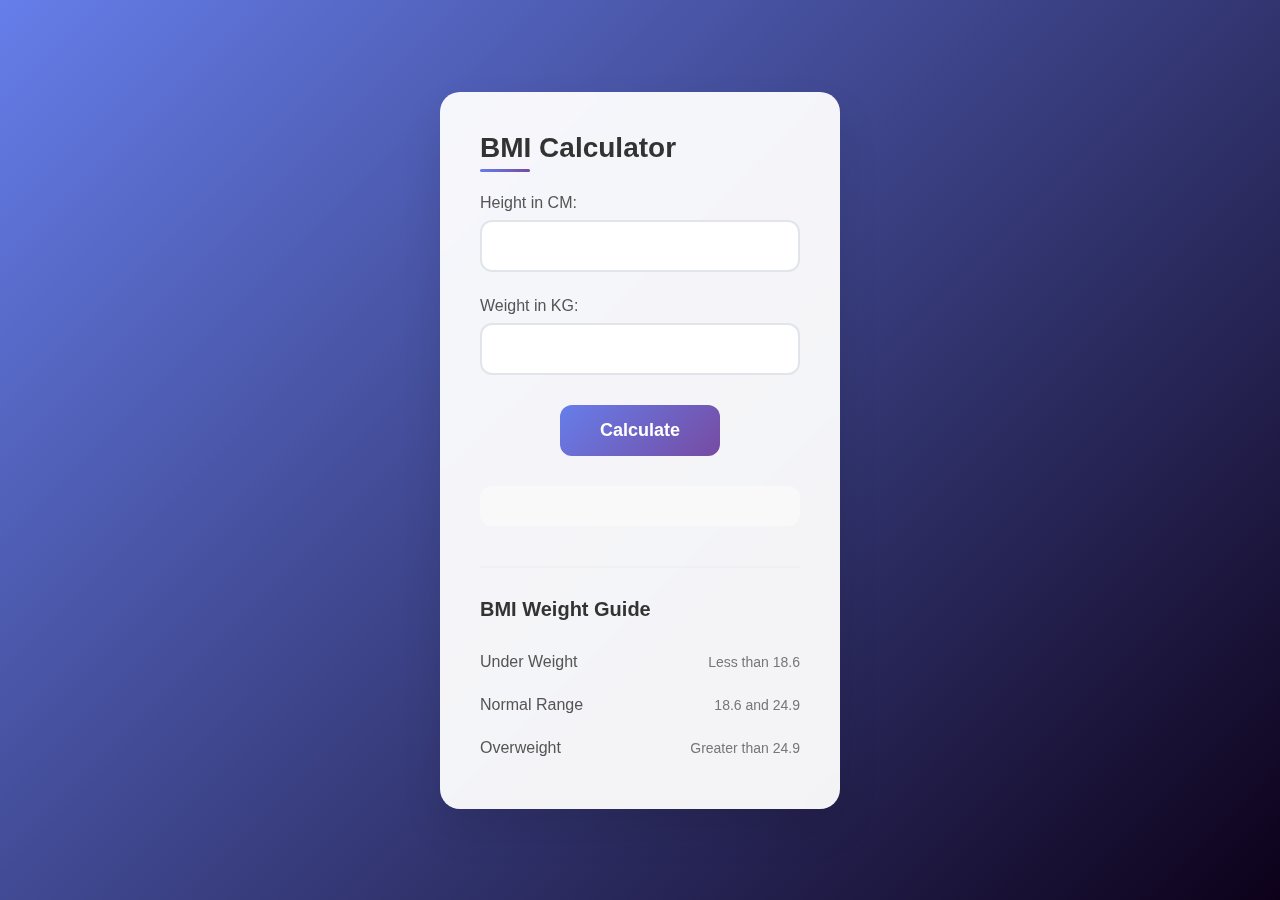
<file: bmiCalculator/index.html>
<!DOCTYPE html>
<html lang="en">
<head>
    <meta charset="UTF-8">
    <meta name="viewport" content="width=device-width, initial-scale=1.0">
    <title>BMI Calculator</title>
    <link rel="stylesheet" href="style.css">
    <script src="script.js" defer></script>
</head>
<body>
    <div class="calculator-container">
        <h1>BMI Calculator</h1>
 <form>    
        <div class="input-group">
            <label for="height">Height in CM:</label>
            <input type="text" id="height" name="height">
        </div>
        
        <div class="input-group">
            <label for="weight">Weight in KG:</label>
            <input type="text" id="weight" name="weight">
        </div>
        
        <button class="calculate-btn">Calculate</button>
        <div class="result"></div>
    </form>   
        
        <div class="weight-guide">
            <h2>BMI Weight Guide</h2>
            <div class="guide-item">
                <span class="guide-category">Under Weight</span>
                <span class="guide-range">Less than 18.6</span>
            </div>
            <div class="guide-item">
                <span class="guide-category">Normal Range</span>
                <span class="guide-range">18.6 and 24.9</span>
            </div>
            <div class="guide-item">
                <span class="guide-category">Overweight</span>
                <span class="guide-range">Greater than 24.9</span>
            </div>
        </div>
    </div>
</body>
</html>
</file>
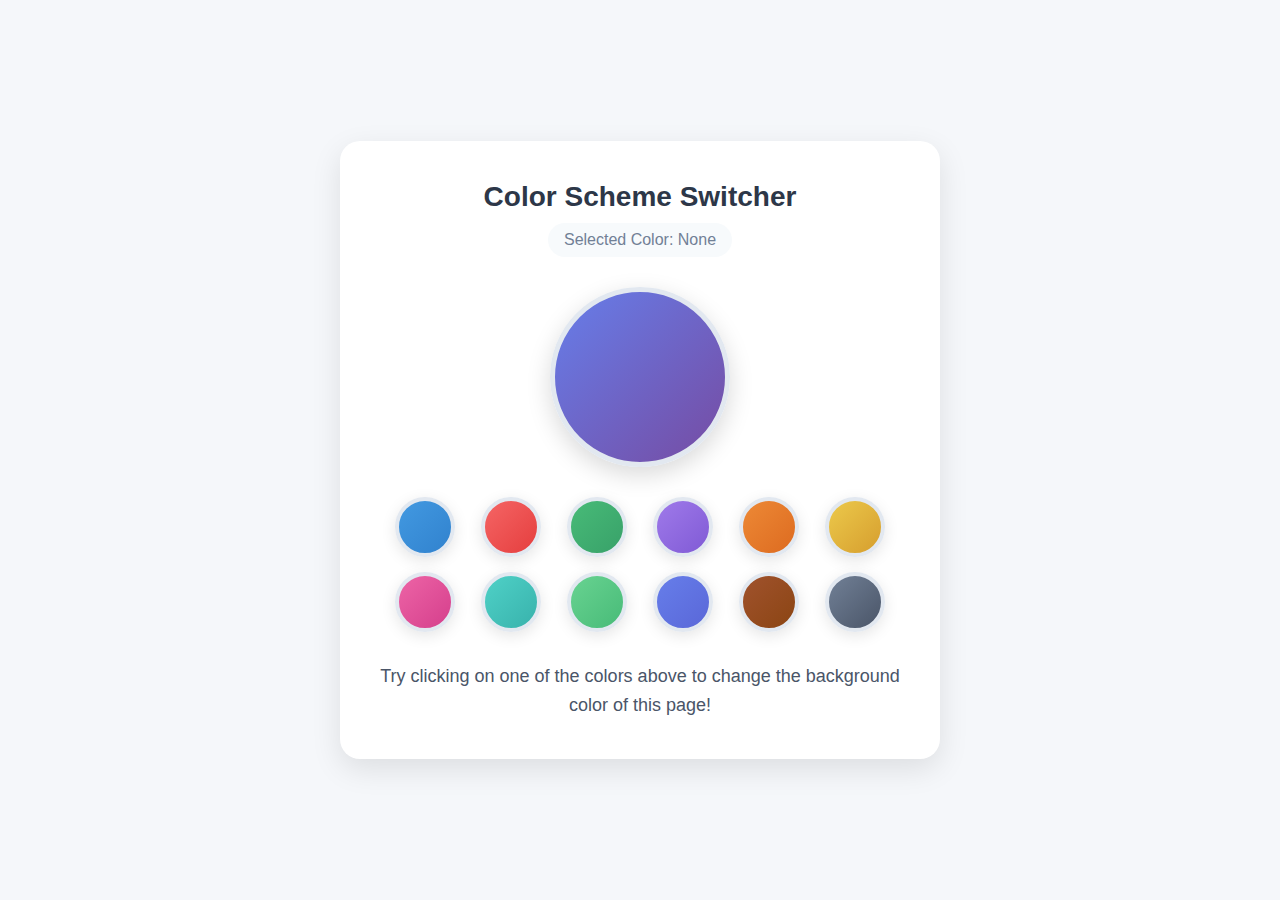
<file: colorSelector/index.html>
<!DOCTYPE html>
<html lang="en">
<head>
    <meta charset="UTF-8">
    <meta name="viewport" content="width=device-width, initial-scale=1.0">
    <title>Color Changer</title>
    <link rel="stylesheet" href="style.css">
</head>
<body>
    <div class="container">
        <h1>Color Scheme Switcher</h1>
        <p id="color-name">Selected Color: None</p>
        
        <div class="color-display"></div>
        
        <div class="color-options">
            <span class="button" id="blue"></span>
            <span class="button" id="red"></span>
            <span class="button" id="green"></span>
            <span class="button" id="purple"></span>
            <span class="button" id="orange"></span>
            <span class="button" id="yellow"></span>
            <span class="button" id="pink"></span>
            <span class="button" id="cyan"></span>
            <span class="button" id="lime"></span>
            <span class="button" id="indigo"></span>
            <span class="button" id="brown"></span>
            <span class="button" id="gray"></span>
        </div>
        
        <h2>Try clicking on one of the colors above to change the background color of this page!</h2>
    </div>

    <script src="script.js"></script>
</body>
</html>
</file>
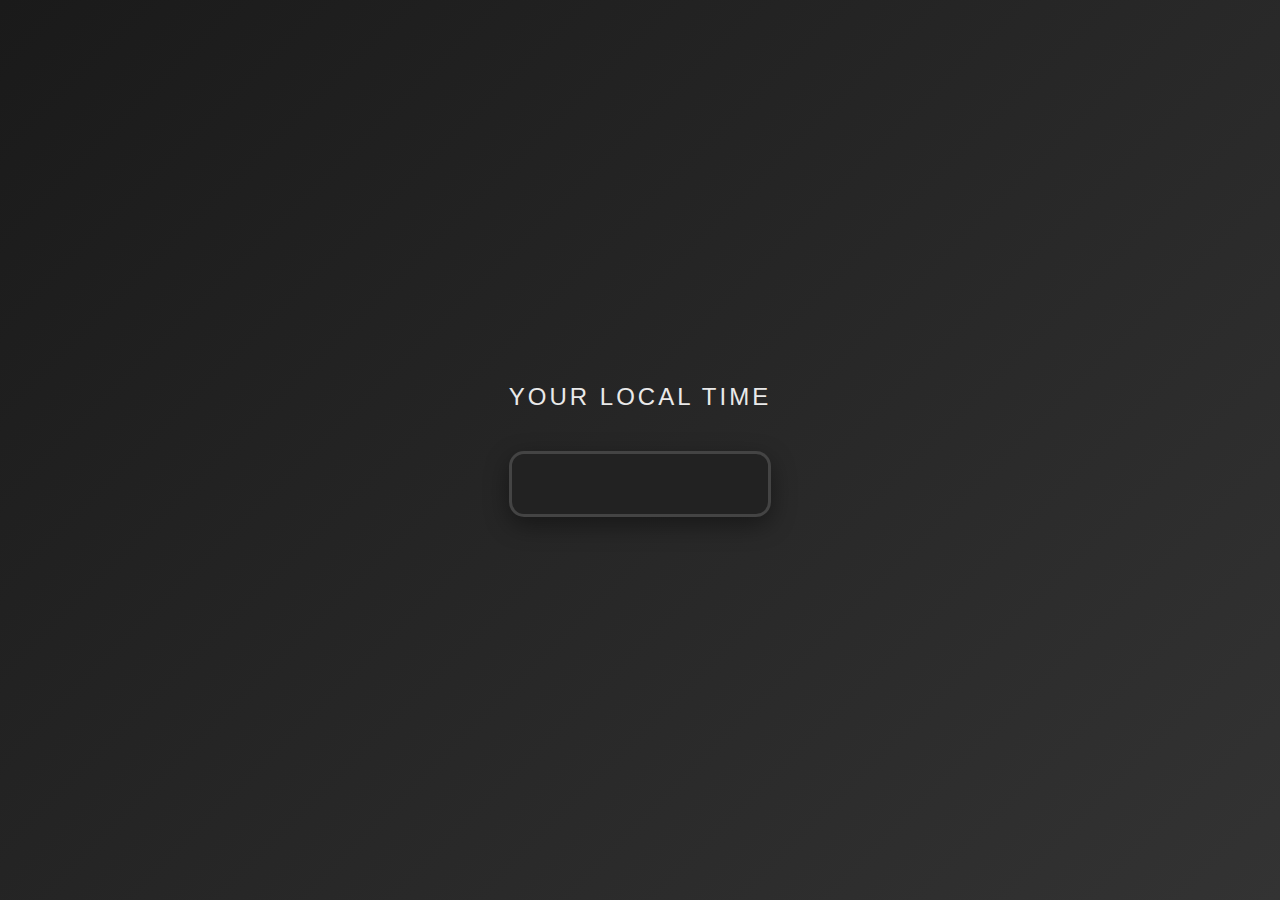
<file: digitalClock/index.html>
<!DOCTYPE html>
<html lang="en">
<head>
    <meta charset="UTF-8">
    <meta name="viewport" content="width=device-width, initial-scale=1.0">
    <title>Digital Clock</title>
    <link rel="stylesheet" href="style.css">
</head>
<body>
    <!-- Main container for centering content -->
    <div class="center">
        <!-- Banner section -->
        <div id="banner">
            <span>Your local Time</span>
        </div>
        <!-- Clock display -->
        <div id="clock"></div>
    </div>
    <!-- JavaScript for clock functionality -->
    <script src="script.js"></script>
</body>
</html>
</file>
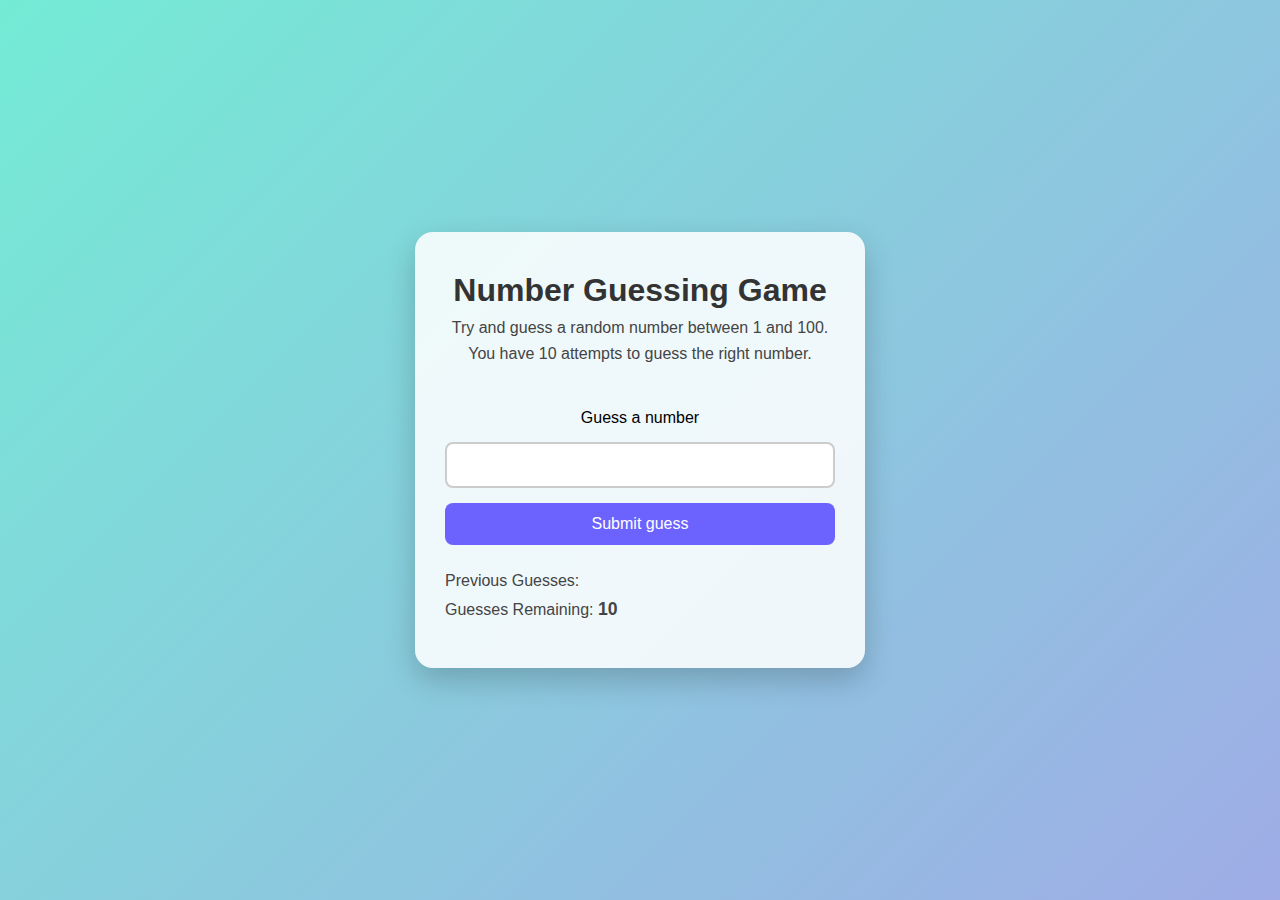
<file: GuessTheNumber/index.html>
<!DOCTYPE html>
<html lang="en">
<head>
  <meta charset="UTF-8" />
  <meta name="viewport" content="width=device-width, initial-scale=1.0"/>
  <link rel="stylesheet" href="style.css">
  <title>Guess The Number</title>
</head>
<body>
  <div id="wrapper">
    <h1>Number Guessing Game</h1>
    <p>Try and guess a random number between 1 and 100.</p>
    <p>You have 10 attempts to guess the right number.</p>
    <br>

    <!-- Input form for guessing -->
    <form class="form">
      <label for="guessField" id="guess">Guess a number</label>
      <input type="text" id="guessField" class="guessField" />
      <input type="submit" id="subt" value="Submit guess" class="guessSubmit" />
    </form>

    <!-- Result display section -->
    <div class="resultParas">
      <p>Previous Guesses: <span class="guesses"></span></p>
      <p>Guesses Remaining: <span class="lastResult">10</span></p>
      <p class="lowOrHi"></p>
    </div>
  </div>

  <script src="script.js"></script>
</body>
</html>
</file>
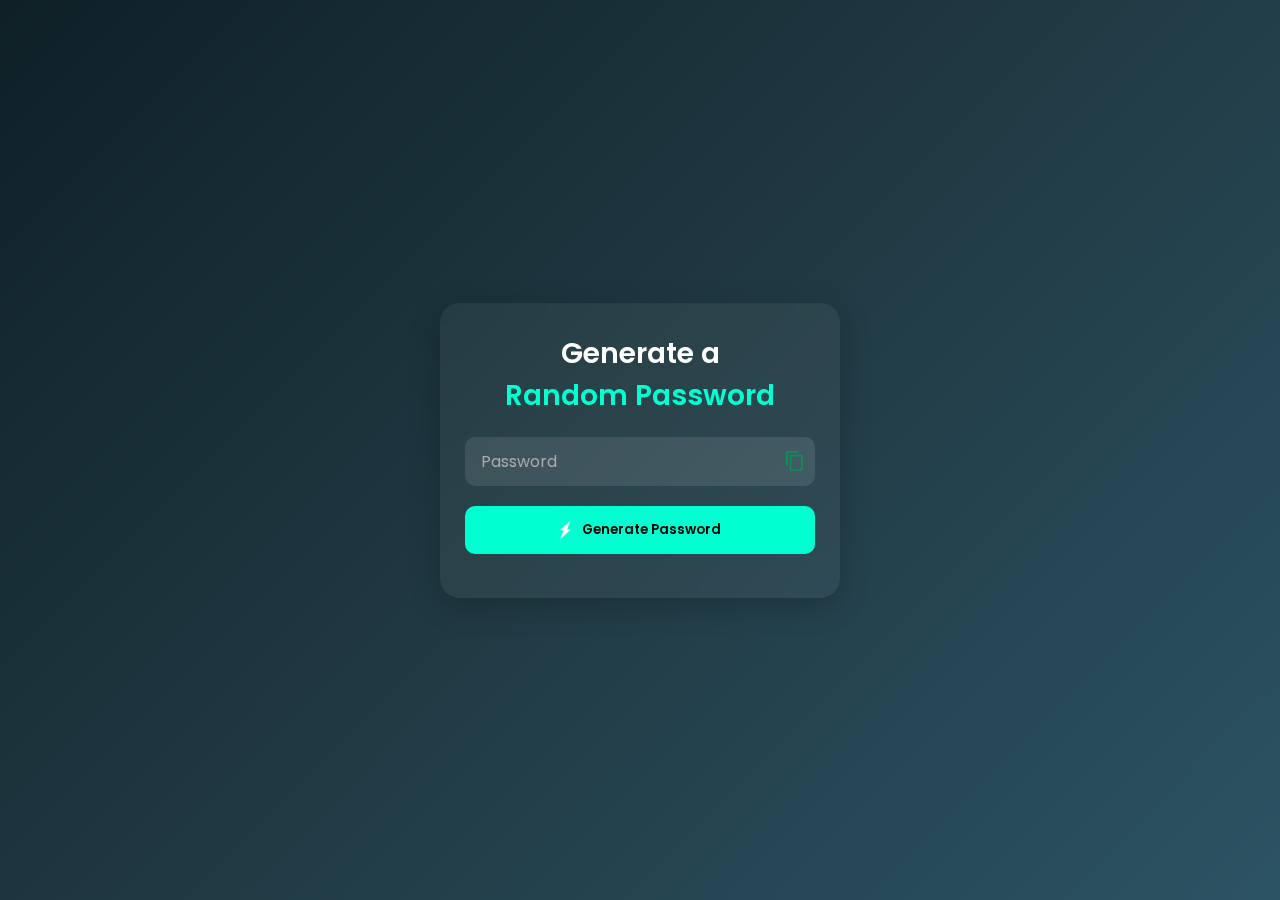
<file: RandomPasswordGenerator/index.html>
<!DOCTYPE html>
<html lang="en">
<head>
  <meta charset="UTF-8" />
  <meta name="viewport" content="width=device-width, initial-scale=1.0" />
  <title>Random Password Generator</title>
  <link rel="stylesheet" href="style.css" />
</head>
<body>
  <div class="container">
    <h1>
      Generate a <br /><span>Random Password</span>
    </h1>

    <div class="display">
      <!-- Display generated password here -->
      <input type="text" id="password" placeholder="Password" readonly />
      <!-- Copy icon triggers password copy -->
      <img src="copy.png" alt="Copy" onclick="copyPassword()" />
    </div>

    <!-- Button triggers animation and password generation -->
    <button onclick="animateAndCreatePassword()">
      <img src="generate.png" alt="Generate" />
      Generate Password
    </button>

    <!-- Loading animation line below button -->
    <div
      id="loading-line"
      style="
        height: 4px;
        width: 0;
        background: #00ffd1;
        border-radius: 4px;
        margin-top: 10px;
        transition: width 0.5s ease;
      "
    ></div>
  </div>

  <!-- Link to external JS -->
  <script src="script.js"></script>
</body>
</html>
</file>
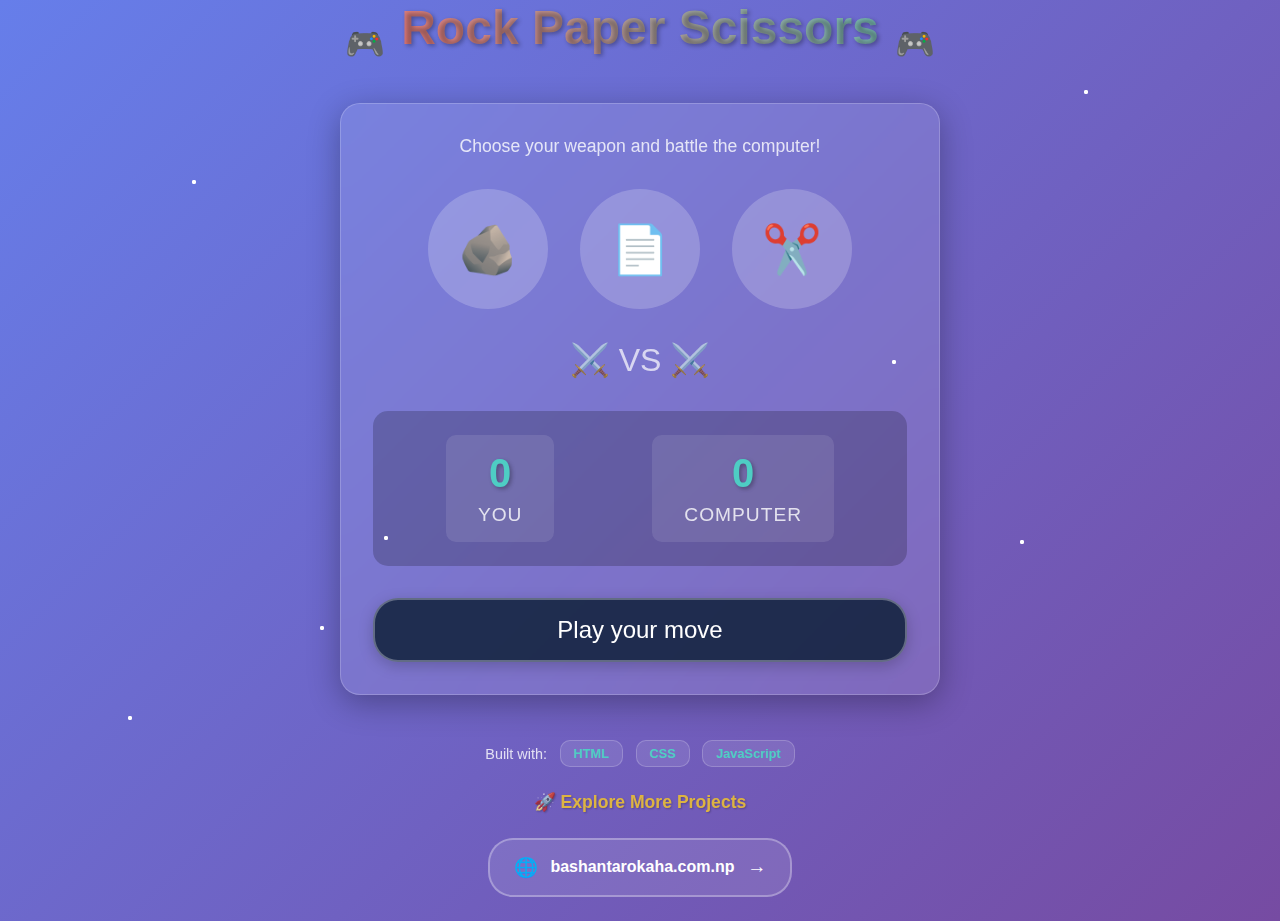
<file: RockPaperSicorrs/index.html>
<!DOCTYPE html>
<html lang="en">
  <head>
    <meta charset="UTF-8" />
    <meta name="viewport" content="width=device-width, initial-scale=1.0" />
    <title>Rock Paper Scissors Game</title>
    <link rel="stylesheet" href="style.css" />
  </head>
  <body>
    
    <div class="game-title-decoration">
        <span class="decoration-emoji">🎮</span>
        <h1>Rock Paper Scissors</h1>
        <span class="decoration-emoji">🎮</span>
    </div>
    
    <div class="game-container">
        <div class="instructions">
            Choose your weapon and battle the computer!
        </div>
        
        <div class="choices">
            <div class="choice" id="rock">
                <!-- <img src="rock.png" /> -->
            </div>
            <div class="choice" id="paper">
                <!-- <img src="paper.png" /> -->
            </div>
            <div class="choice" id="scissors">
                <!-- <img src="scissors.png" /> -->
            </div>
        </div>
        
        <div class="vs-indicator">⚔️ VS ⚔️</div>
        
        <div class="score-board">
            <div class="score">
                <p id="user-score">0</p>
                <p>You</p>
            </div>
            <div class="score">
                <p id="comp-score">0</p>
                <p>Computer</p>
            </div>
        </div>
        
        <div class="msg-container">
            <p id="msg">Play your move</p>
        </div>
    </div>

    <!-- <footer>
        <p>Made by Bashanta Check out my other projects at <a href="www.bashantarokaha.com.np">bashantarokaha.com.np</a></p>
        
    </footer> -->
<div class="tech-stack">
                <span class="tech-label">Built with:</span>
                <span class="tech-item">HTML</span>
                <span class="tech-item">CSS</span>
                <span class="tech-item">JavaScript</span>
            </div>

<div class="portfolio-section">
                <p class="portfolio-text">🚀 Explore More Projects</p>
                <a href="https://www.bashantarokaha.com.np" class="portfolio-link" target="_blank">
                    <span class="link-icon">🌐</span>
                    <span class="link-text">bashantarokaha.com.np</span>
                    <span class="link-arrow">→</span>
                </a>
    
   <!-- Floating sparkles -->
    <div class="sparkle" style="top: 20%; left: 15%; animation-delay: 0s;"></div>
    <div class="sparkle" style="top: 60%; right: 20%; animation-delay: 1s;"></div>
    <div class="sparkle" style="bottom: 30%; left: 25%; animation-delay: 2s;"></div>
    <div class="sparkle" style="top: 40%; right: 30%; animation-delay: 3s;"></div> 
    <div class="sparkle" style="bottom: 20%; left: 10%; animation-delay: 4s;"></div>
    <div class="sparkle" style="top: 10%; right: 15%; animation-delay: 5s;"></div>
    <div class="sparkle" style="bottom: 40%; left: 30%; animation-delay: 6s;"></div>
    <div class="sparkle" style="top: 20%; left: 15%; animation-delay: 0s;"></div>
    <div class="sparkle" style="top: 60%; right: 20%; animation-delay: 1s;"></div>
    <div class="sparkle" style="bottom: 30%; left: 25%; animation-delay: 2s;"></div>
    <div class="sparkle" style="top: 40%; right: 30%; animation-delay: 3s;"></div> 
    <div class="sparkle" style="bottom: 20%; left: 10%; animation-delay: 4s;"></div>
    <div class="sparkle" style="top: 10%; right: 15%; animation-delay: 5s;"></div>
    <div class="sparkle" style="bottom: 40%; left: 30%; animation-delay: 6s;"></div>


    <script src="app.js"></script>
  </body>
</html>
</file>
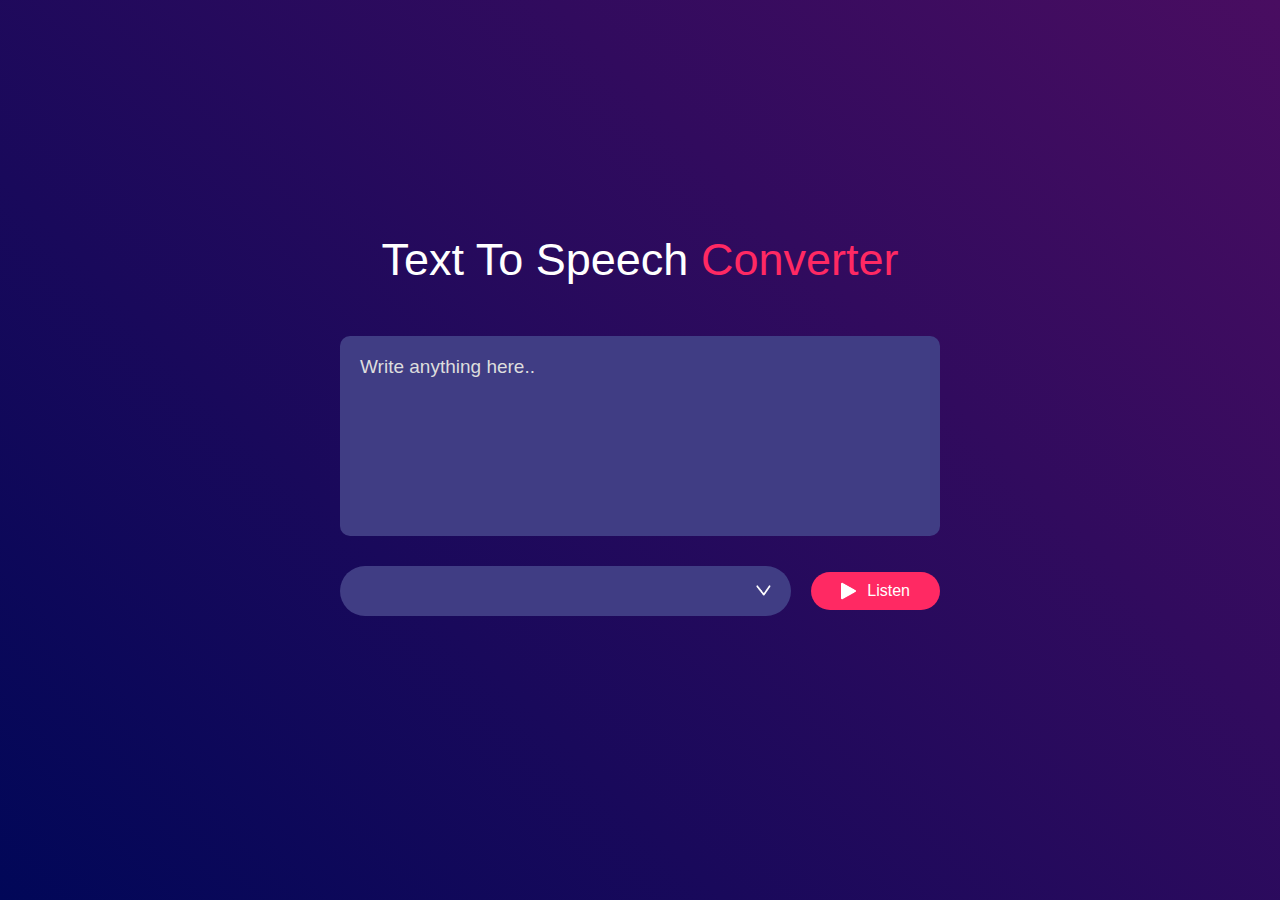
<file: text-to-speech-converter/index.html>
<!DOCTYPE html>
<html lang="en">
<head>
    <meta charset="UTF-8">
    <meta name="viewport" content="width=device-width, initial-scale=1.0">
    <title>Text-to-speech-converter</title>
    <link rel="stylesheet" href="style.css">
</head>
<body>
<div class="hero">
    <h1> Text To Speech <span>Converter</span></h1>
    <textarea id="textarea" placeholder="Write anything here.."></textarea>
    <div class="row">
        <select id="voiceSelect"></select>
        <button id="button"><img src="play.png" alt="">Listen</button>
    </div>
</div>

<script src="script.js"></script>
</body>
</html>
</file>
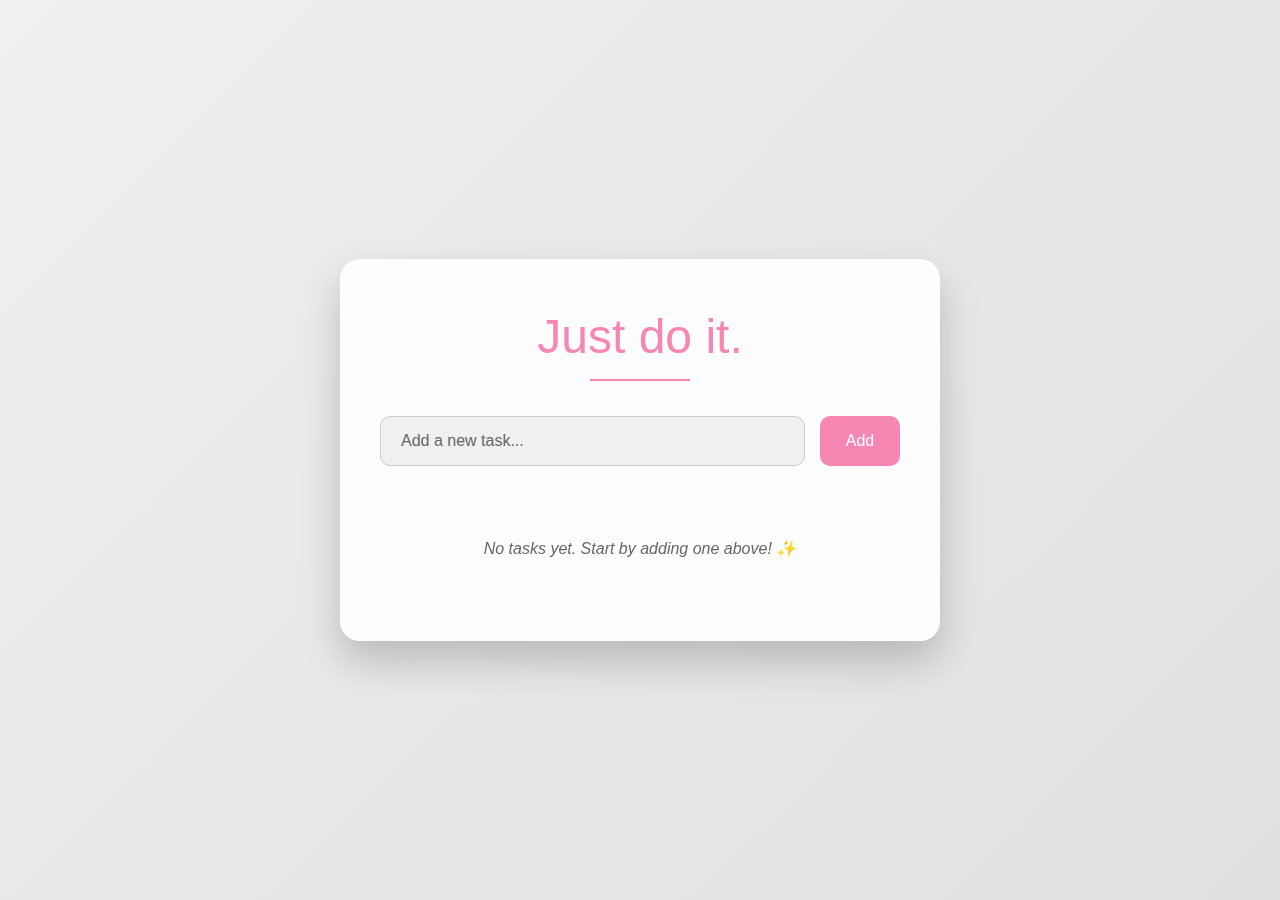
<file: ToDoList/index.html>
<!DOCTYPE html>
<html lang="en">
<head>
    <meta charset="UTF-8">
    <meta name="viewport" content="width=device-width, initial-scale=1.0">
    <title>Just do it - Todo List</title>
    <link rel="stylesheet" href="style.css">
</head>
<body>
    
    
    <div class="container">
        <div class="todo-app">
            <div class="header">
                <h1>Just do it.</h1>
                <div class="datetime" id="datetime"></div>
            </div>
            
            <div class="row">
                <input type="text" id="input-box" placeholder="Add a new task...">
                <button onclick="addTask()">Add</button>
            </div>
            
            <ul id="list-container"></ul>
        </div>
    </div>
    
    <script src="script.js"></script>
</body>
</html>
</file>
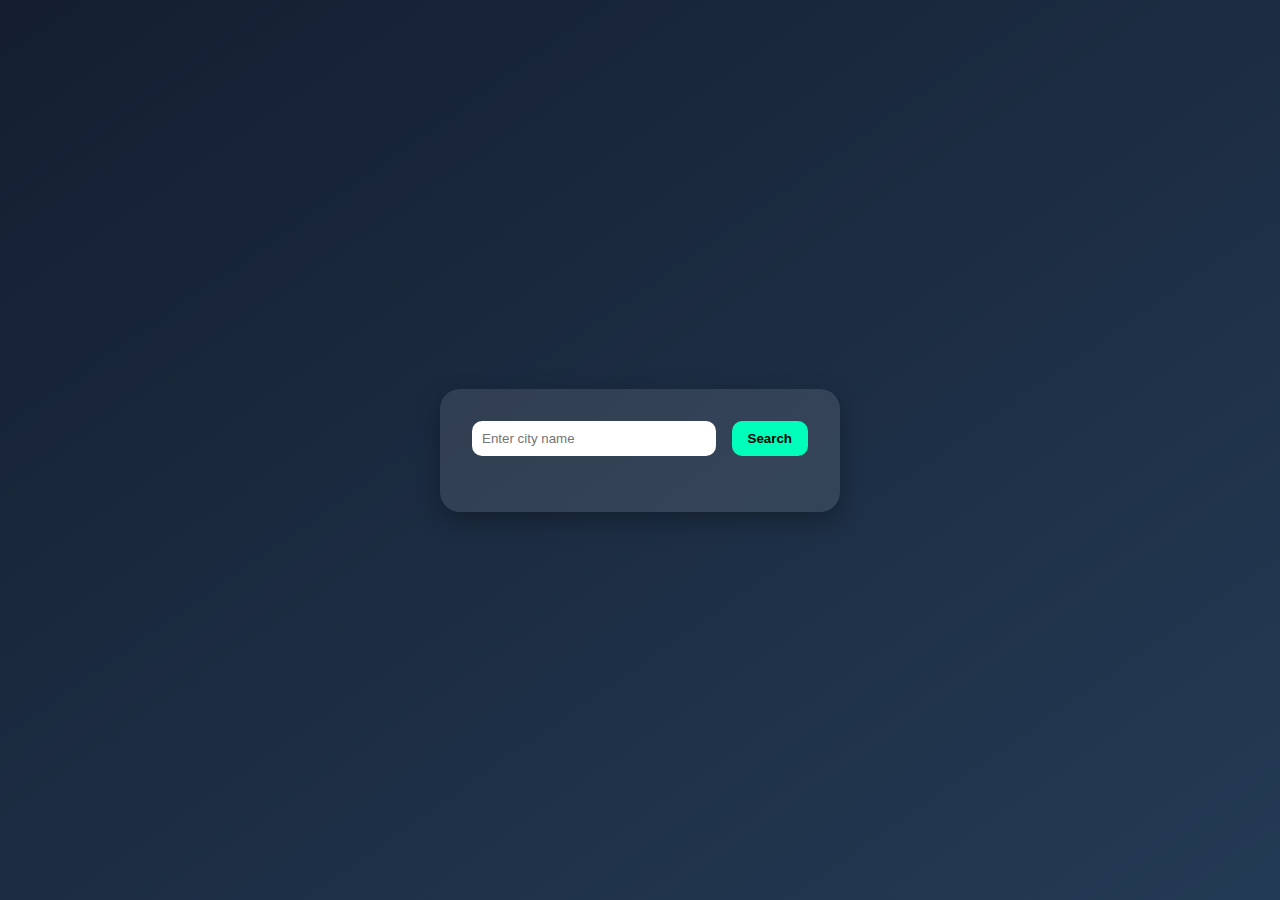
<file: WeatherApp/index.html>
<!DOCTYPE html>
<html lang="en">
<head>
  <meta charset="UTF-8" />
  <meta name="viewport" content="width=device-width, initial-scale=1.0"/>
  <title>Weather App</title>
  <link rel="stylesheet" href="style.css">
  

</head>
<body>
  <div class="card">
    <div class="search">
      <input type="text" placeholder="Enter city name" />
      <button id="searchButton" spellcheck="false">Search</button>
    </div>
    <div class="error" style="display: none;">
      <p>Invalid City Name</p>
    </div>
    <div class="weather" style="display: none;">
      <div class="weather-icon">🌧️</div>
      <h1 class="temp">25°C</h1>
      <h2 class="city">New York</h2>    
      <div class="details">
        <div class="col">
          <div class="icon">💧</div>
          <div>
            <p class="humidity">50%</p>
            <p>Humidity</p>
          </div>
        </div>
        <div class="col">
          <div class="icon">💨</div>
          <div>
            <p class="wind">15km/h</p>
            <p>Wind Speed</p>
          </div>
        </div>
      </div>
    </div>
  </div>

  <script src="script.js" defer></script>
</body>
</html>
</file>
<file: bmiCalculator/style.css>
* {
            margin: 0;
            padding: 0;
            box-sizing: border-box;
        }

        body {
            font-family: 'Segoe UI', Tahoma, Geneva, Verdana, sans-serif;
            background: linear-gradient(135deg, #667eea 0%, #0d011a 100%);
            min-height: 100vh;
            display: flex;
            justify-content: center;
            align-items: center;
            padding: 20px;
        }

        .calculator-container {
            background: rgba(255, 255, 255, 0.95);
            backdrop-filter: blur(10px);
            border-radius: 20px;
            padding: 40px;
            box-shadow: 0 20px 40px rgba(0, 0, 0, 0.1);
            max-width: 400px;
            width: 100%;
            transform: translateY(0);
            transition: all 0.3s ease;
            animation: slideIn 0.6s ease-out;
        }

        .calculator-container:hover {
            transform: translateY(-5px);
            box-shadow: 0 25px 50px rgba(0, 0, 0, 0.15);
        }

        @keyframes slideIn {
            from {
                opacity: 0;
                transform: translateY(30px);
            }
            to {
                opacity: 1;
                transform: translateY(0);
            }
        }

        h1 {
            color: #333;
            font-size: 28px;
            font-weight: 600;
            margin-bottom: 30px;
            text-align: left;
            position: relative;
        }

        h1::after {
            content: '';
            position: absolute;
            bottom: -8px;
            left: 0;
            width: 50px;
            height: 3px;
            background: linear-gradient(90deg, #667eea, #764ba2);
            border-radius: 2px;
            animation: expandLine 0.8s ease-out 0.3s both;
        }

        @keyframes expandLine {
            from {
                width: 0;
            }
            to {
                width: 50px;
            }
        }

        .input-group {
            margin-bottom: 25px;
            animation: fadeInUp 0.6s ease-out both;
        }

        .input-group:nth-child(2) {
            animation-delay: 0.1s;
        }

        .input-group:nth-child(3) {
            animation-delay: 0.2s;
        }

        @keyframes fadeInUp {
            from {
                opacity: 0;
                transform: translateY(20px);
            }
            to {
                opacity: 1;
                transform: translateY(0);
            }
        }

        label {
            display: block;
            color: #555;
            font-size: 16px;
            font-weight: 500;
            margin-bottom: 8px;
        }

        input[type="text"] {
            width: 100%;
            padding: 15px 20px;
            border: 2px solid #e1e5e9;
            border-radius: 12px;
            font-size: 16px;
            background: #fff;
            transition: all 0.3s ease;
            outline: none;
        }

        input[type="text"]:focus {
            border-color: #667eea;
            box-shadow: 0 0 0 3px rgba(102, 126, 234, 0.1);
            transform: translateY(-2px);
        }

        input[type="text"]:hover {
            border-color: #c1c9d2;
        }

        .calculate-btn {
            background: linear-gradient(135deg, #667eea 0%, #764ba2 100%);
            color: white;
            border: none;
            padding: 15px 40px;
            font-size: 18px;
            font-weight: 600;
            border-radius: 12px;
            cursor: pointer;
            transition: all 0.3s ease;
            display: block;
            margin: 30px auto;
            position: relative;
            overflow: hidden;
            animation: fadeInUp 0.6s ease-out 0.3s both;
        }

        .calculate-btn::before {
            content: '';
            position: absolute;
            top: 0;
            left: -100%;
            width: 100%;
            height: 100%;
            background: linear-gradient(90deg, transparent, rgba(255, 255, 255, 0.2), transparent);
            transition: left 0.5s;
        }

        .calculate-btn:hover::before {
            left: 100%;
        }

        .calculate-btn:hover {
            transform: translateY(-3px);
            box-shadow: 0 10px 25px rgba(102, 126, 234, 0.3);
        }

        .calculate-btn:active {
            transform: translateY(-1px);
        }
        .result {
            margin-top: 20px;
            padding: 20px;
            background: #f9f9f9;
            border-radius: 12px;
            text-align: center;
            font-size: 18px;
            color: #333;
            font-weight: 600;
            
        }

        .weight-guide {
            margin-top: 40px;
            padding-top: 30px;
            border-top: 2px solid #f0f0f0;
            animation: fadeInUp 0.6s ease-out 0.4s both;
        }

        .weight-guide h2 {
            color: #333;
            font-size: 20px;
            font-weight: 600;
            margin-bottom: 20px;
        }

        .guide-item {
            display: flex;
            justify-content: space-between;
            align-items: center;
            padding: 12px 0;
            border-bottom: 1px solid #f5f5f5;
            transition: all 0.3s ease;
            animation: fadeInLeft 0.6s ease-out both;
        }

        .guide-item:nth-child(2) {
            animation-delay: 0.5s;
        }

        .guide-item:nth-child(3) {
            animation-delay: 0.6s;
        }

        .guide-item:nth-child(4) {
            animation-delay: 0.7s;
            border-bottom: none;
        }

        @keyframes fadeInLeft {
            from {
                opacity: 0;
                transform: translateX(-20px);
            }
            to {
                opacity: 1;
                transform: translateX(0);
            }
        }

        .guide-item:hover {
            background: rgba(102, 126, 234, 0.05);
            padding-left: 10px;
            border-radius: 8px;
        }

        .guide-category {
            color: #555;
            font-weight: 500;
        }

        .guide-range {
            color: #777;
            font-size: 14px;
        }

        @media (max-width: 480px) {
            .calculator-container {
                padding: 30px 20px;
                margin: 10px;
            }
            
            h1 {
                font-size: 24px;
            }
            
            .calculate-btn {
                width: 100%;
            }
        }
</file>
<file: colorSelector/style.css>
* {
            margin: 0;
            padding: 0;
            box-sizing: border-box;
        }

        body {
            font-family: 'Segoe UI', Tahoma, Geneva, Verdana, sans-serif;
            background-color: #f5f7fa;
            min-height: 100vh;
            display: flex;
            align-items: center;
            justify-content: center;
            padding: 20px;
        }

        .container {
            background: white;
            padding: 40px;
            border-radius: 20px;
            box-shadow: 0 10px 30px rgba(0, 0, 0, 0.1);
            text-align: center;
            max-width: 600px;
            width: 100%;
        }

        h1 {
            font-size: 28px;
            color: #2d3748;
            margin-bottom: 10px;
            font-weight: 600;
        }

        #color-name {
            font-size: 16px;
            color: #718096;
            margin-bottom: 30px;
            padding: 8px 16px;
            background: #f7fafc;
            border-radius: 20px;
            display: inline-block;
        }

        .color-display {
            width: 180px;
            height: 180px;
            background: linear-gradient(135deg, #667eea 0%, #764ba2 100%);
            border-radius: 50%;
            margin: 0 auto 30px;
            border: 5px solid #e2e8f0;
            box-shadow: 0 8px 25px rgba(0, 0, 0, 0.15);
            transition: all 0.3s ease;
           
        }

        .color-options {
            display: grid;
            grid-template-columns: repeat(auto-fit, minmax(60px, 1fr));
            gap: 15px;
            margin-bottom: 30px;
            max-width: 500px;
            margin-left: auto;
            margin-right: auto;
        }

        .button {
            width: 60px;
            height: 60px;
            border-radius: 50%;
            border: 4px solid #e2e8f0;
            cursor: pointer;
            box-shadow: 0 4px 15px rgba(0, 0, 0, 0.1);
            transition: all 0.3s ease;
            justify-self: center;
        }

        .button:hover {
            transform: translateY(-3px);
            box-shadow: 0 8px 25px rgba(0, 0, 0, 0.2);
            border-color: #cbd5e0;
        }

        #blue {
            background: linear-gradient(135deg, #4299e1, #3182ce);
        }

        #red {
            background: linear-gradient(135deg, #f56565, #e53e3e);
        }

        #green {
            background: linear-gradient(135deg, #48bb78, #38a169);
        }

        #purple {
            background: linear-gradient(135deg, #9f7aea, #805ad5);
        }

        #orange {
            background: linear-gradient(135deg, #ed8936, #dd6b20);
        }

        #yellow {
            background: linear-gradient(135deg, #ecc94b, #d69e2e);
        }

        #pink {
            background: linear-gradient(135deg, #ed64a6, #d53f8c);
        }

        #cyan {
            background: linear-gradient(135deg, #4fd1c7, #38b2ac);
        }

        #lime {
            background: linear-gradient(135deg, #68d391, #48bb78);
        }

        #indigo {
            background: linear-gradient(135deg, #667eea, #5a67d8);
        }

        #brown {
            background: linear-gradient(135deg, #a0522d, #8b4513);
        }

        #gray {
            background: linear-gradient(135deg, #718096, #4a5568);
        }

        h2 {
            font-size: 18px;
            color: #4a5568;
            line-height: 1.6;
            font-weight: 400;
        }

        @media (max-width: 600px) {
            .container {
                padding: 30px 20px;
            }
            
            .color-display {
                width: 150px;
                height: 150px;
            }
            
            .button {
                width: 50px;
                height: 50px;
            }
            
            .color-options {
                gap: 12px;
                grid-template-columns: repeat(auto-fit, minmax(50px, 1fr));
            }
            
            h1 {
                font-size: 24px;
            }
            
            h2 {
                font-size: 16px;
            }
        }
</file>
<file: digitalClock/style.css>
* {
  margin: 0;
  padding: 0;
  box-sizing: border-box;
}

body {
  font-family: "Obirton", sans-serif;
  color: white;
  height: 100vh;
  display: flex;
  align-items: center;
  justify-content: center;
background: linear-gradient(135deg, #1a1a1a, #333);

}

.center {
  text-align: center;
}

#banner {
  margin-bottom: 40px;
}

#banner span {
  font-size: 24px;
  font-weight: 300;
  letter-spacing: 3px;
  opacity: 0.9;
  text-transform: uppercase;
}

#clock {
  font-size: 72px;
  font-weight: bold;
  color: #00ff88;
  text-shadow: 0 0 20px rgba(0, 255, 136, 0.6);
  background: #222;
  padding: 30px 50px;
  border-radius: 15px;
  border: 3px solid #444;
  box-shadow: 0 8px 25px rgba(0, 0, 0, 0.4);
  position: relative;
  overflow: hidden;
  animation: clockFlip 1s ease-in-out;
}
</file>
<file: RandomPasswordGenerator/style.css>
@import url('https://fonts.googleapis.com/css2?family=Poppins:wght@400;600&display=swap');

* {
  margin: 0;
  padding: 0;
  box-sizing: border-box;
  font-family: 'Poppins', sans-serif;
}

body {
  height: 100vh;
  display: flex;
  justify-content: center;
  align-items: center;
  background: linear-gradient(135deg, #0f2027, #203a43, #2c5364);
  color: #fff;
  padding: 20px;
}

.container {
  background: rgba(255, 255, 255, 0.05);
  padding: 30px 25px;
  border-radius: 20px;
  backdrop-filter: blur(12px);
  box-shadow: 0 8px 32px rgba(0, 0, 0, 0.2);
  max-width: 400px;
  width: 100%;
  text-align: center;
}

.container h1 {
  font-size: 28px;
  font-weight: 600;
  margin-bottom: 20px;
}

.container h1 span {
  color: #00ffd1;
}

.display {
  position: relative;
  margin-bottom: 20px;
}

.display input {
  width: 100%;
  padding: 12px 16px;
  border: none;
  border-radius: 10px;
  font-size: 16px;
  background: rgba(255, 255, 255, 0.1);
  color: #fff;
  outline: none;
  transition: background 0.3s ease;
}

.display input::placeholder {
  color: #aaa;
}

.display input:focus {
  background: rgba(255, 255, 255, 0.15);
}

.display img {
  position: absolute;
  right: 12px;
  top: 50%;
  transform: translateY(-50%);
  cursor: pointer;
  height: 20px;
  opacity: 0.8;
  transition: opacity 0.2s;
}

.display img:hover {
  opacity: 1;
}

button {
  width: 100%;
  padding: 14px;
  background: #00ffd1;
  color: #000;
  font-weight: 600;
  border: none;
  border-radius: 10px;
  cursor: pointer;
  display: flex;
  align-items: center;
  justify-content: center;
  gap: 10px;
  transition: transform 0.2s, background 0.3s;
}

button img {
  height: 18px;
}

button:hover {
  background: #00e6c3;
  transform: scale(1.02);
}

@media (max-width: 480px) {
  .container {
    padding: 20px 15px;
  }

  .container h1 {
    font-size: 22px;
  }

  button {
    padding: 12px;
  }
}
</file>
<file: RockPaperSicorrs/style.css>
* {
            margin: 0;
            padding: 0;
            box-sizing: border-box;
        }

        body {
            font-family: 'Arial', sans-serif;
            background: linear-gradient(135deg, #667eea 0%, #764ba2 100%);
            min-height: 100vh;
            display: flex;
            flex-direction: column;
            align-items: center;
            justify-content: center;
            color: white;
            overflow-x: hidden;
        }

        h1 {
            font-size: 3rem;
            margin-bottom: 2rem;
            text-align: center;
            text-shadow: 2px 2px 4px rgba(0, 0, 0, 0.3);
            background: linear-gradient(45deg, #ff6b6b, #4ecdc4, #45b7d1);
            background-size: 300% 300%;
            -webkit-background-clip: text;
            -webkit-text-fill-color: transparent;
            background-clip: text;
            animation: gradientShift 3s ease-in-out infinite;
        }

        @keyframes gradientShift {
            0%, 100% { background-position: 0% 50%; }
            50% { background-position: 100% 50%; }
        }

        .game-container {
            background: rgba(255, 255, 255, 0.1);
            backdrop-filter: blur(10px);
            border-radius: 20px;
            padding: 2rem;
            box-shadow: 0 8px 32px rgba(0, 0, 0, 0.3);
            border: 1px solid rgba(255, 255, 255, 0.2);
            max-width: 600px;
            width: 90%;
        }

        .choices {
            display: flex;
            justify-content: center;
            gap: 2rem;
            margin: 2rem 0;
            flex-wrap: wrap;
        }

        .choice {
            width: 120px;
            height: 120px;
            background: rgba(255, 255, 255, 0.2);
            border-radius: 50%;
            display: flex;
            align-items: center;
            justify-content: center;
            cursor: pointer;
            transition: all 0.3s ease;
            border: 3px solid transparent;
            position: relative;
            overflow: hidden;
        }

        .choice::before {
            content: '';
            position: absolute;
            top: 0;
            left: 0;
            right: 0;
            bottom: 0;
            background: linear-gradient(45deg, #ff6b6b, #4ecdc4, #45b7d1, #f9ca24);
            border-radius: 50%;
            opacity: 0;
            transition: opacity 0.3s ease;
            z-index: -1;
        }

        .choice:hover {
            transform: scale(1.1) rotate(5deg);
            box-shadow: 0 10px 25px rgba(0, 0, 0, 0.3);
        }

        .choice:hover::before {
            opacity: 1;
        }

        .choice:active {
            transform: scale(0.95);
        }

        .choice img {
            width: 60px;
            height: 60px;
            filter: brightness(0) invert(1);
            transition: all 0.3s ease;
        }

        .choice:hover img {
            transform: scale(1.2);
        }

        /* Emoji alternatives for images */
        .choice#rock::after {
            content: '🪨';
            font-size: 3rem;
            position: absolute;
        }

        .choice#paper::after {
            content: '📄';
            font-size: 3rem;
            position: absolute;
        }

        .choice#scissors::after {
            content: '✂️';
            font-size: 3rem;
            position: absolute;
        }

        .choice img {
            display: none;
        }

        .score-board {
            display: flex;
            justify-content: space-around;
            margin: 2rem 0;
            background: rgba(0, 0, 0, 0.2);
            border-radius: 15px;
            padding: 1.5rem;
        }

        .score {
            text-align: center;
            background: rgba(255, 255, 255, 0.1);
            border-radius: 10px;
            padding: 1rem 2rem;
            min-width: 100px;
            transition: all 0.3s ease;
        }

        .score:hover {
            transform: translateY(-5px);
            box-shadow: 0 5px 15px rgba(0, 0, 0, 0.2);
        }

        .score p:first-child {
            font-size: 2.5rem;
            font-weight: bold;
            margin-bottom: 0.5rem;
            color: #4ecdc4;
            text-shadow: 2px 2px 4px rgba(0, 0, 0, 0.3);
        }

        .score p:last-child {
            font-size: 1.2rem;
            opacity: 0.8;
            text-transform: uppercase;
            letter-spacing: 1px;
        }

        .msg-container {
            text-align: center;
            margin-top: 2rem;
        }

        #msg {
            font-size: 1.5rem;
            padding: 1rem 2rem;
            border-radius: 25px;
            background: rgba(8, 27, 49, 0.8);
            border: 2px solid rgba(255, 255, 255, 0.3);
            transition: all 0.3s ease;
            min-height: 60px;
            display: flex;
            align-items: center;
            justify-content: center;
            box-shadow: 0 4px 15px rgba(0, 0, 0, 0.2);
        }

        .vs-indicator {
            text-align: center;
            font-size: 2rem;
            margin: 1rem 0;
            opacity: 0.7;
            animation: pulse 2s infinite;
        }

        @keyframes pulse {
            0%, 100% { opacity: 0.7; }
            50% { opacity: 1; }
        }

        .game-title-decoration {
            display: flex;
            align-items: center;
            justify-content: center;
            gap: 1rem;
            margin-bottom: 1rem;
        }

        .decoration-emoji {
            font-size: 2rem;
            animation: bounce 2s infinite;
        }

        .decoration-emoji:nth-child(2) {
            animation-delay: 0.3s;
        }

        .decoration-emoji:nth-child(4) {
            animation-delay: 0.6s;
        }

        @keyframes bounce {
            0%, 20%, 50%, 80%, 100% { transform: translateY(0); }
            40% { transform: translateY(-10px); }
            60% { transform: translateY(-5px); }
        }

        .instructions {
            text-align: center;
            margin-bottom: 1rem;
            opacity: 0.8;
            font-size: 1.1rem;
        }

        @media (max-width: 768px) {
            h1 {
                font-size: 2rem;
            }
            
            .choices {
                gap: 1rem;
            }
            
            .choice {
                width: 100px;
                height: 100px;
            }
            
            .choice#rock::after,
            .choice#paper::after,
            .choice#scissors::after {
                font-size: 2.5rem;
            }
            
            .score {
                padding: 0.8rem 1rem;
                min-width: 80px;
            }
            
            .score p:first-child {
                font-size: 2rem;
            }
            
            #msg {
                font-size: 1.2rem;
                padding: 0.8rem 1.5rem;
            }
        }

        /* Add some sparkle effects */
        .sparkle {
            position: absolute;
            width: 4px;
            height: 4px;
            background: white;
            border-radius: 50%;
            animation: sparkle 1.5s infinite;
        }

        @keyframes sparkle {
            0%, 100% { opacity: 0; transform: scale(0); }
            50% { opacity: 1; transform: scale(1); }
        }

.tech-stack {
    display: flex;
    align-items: center;
    gap: 0.8rem;
    font-size: 0.9rem;
    margin-top: 45px;
}

.tech-label {
    opacity: 0.8;
    margin-top: 2px;
}

.tech-item {
    background: rgba(255, 255, 255, 0.1);
    border-radius: 10px;
    padding: 0.3rem 0.8rem;
    color: #4ecdc4;
    font-size: 0.8rem;
    font-weight: bold;
    border: 1px solid rgba(255, 255, 255, 0.2);
    transition: all 0.3s ease;
}

.tech-item:hover {
    transform: translateY(-2px);
    box-shadow: 0 5px 15px rgba(0, 0, 0, 0.2);
    background: rgba(255, 255, 255, 0.2);
}
@media (max-width: 480px) {
    
    
    .tech-stack {
        flex-wrap: wrap;
        justify-content: center;
    }
}
.portfolio-section {
    text-align: right;
    flex: 1;
    min-width: 300px;
}

.portfolio-text {
    font-size: 1.1rem;
    margin-bottom: 1rem;
    opacity: 0.8;
    font-weight: bold;
}

.portfolio-link {
    display: inline-flex;
    align-items: center;
    gap: 0.8rem;
    padding: 1rem 1.5rem;
    background: rgba(255, 255, 255, 0.1);
    border-radius: 25px;
    color: white;
    text-decoration: none;
    font-weight: bold;
    transition: all 0.3s ease;
    border: 2px solid rgba(255, 255, 255, 0.3);
    position: relative;
    overflow: hidden;
    margin-bottom: 1.5rem;
}

.portfolio-link::before {
    content: '';
    position: absolute;
    top: 0;
    left: 0;
    right: 0;
    bottom: 0;
    background: linear-gradient(45deg, #ff6b6b, #4ecdc4, #45b7d1, #f9ca24);
    border-radius: 25px;
    opacity: 0;
    transition: opacity 0.3s ease;
    z-index: -1;
}

.portfolio-link:hover {
    transform: scale(1.1) rotate(2deg);
    box-shadow: 0 10px 25px rgba(0, 0, 0, 0.3);
}

.portfolio-link:hover::before {
    opacity: 1;
}

.portfolio-link:hover .link-arrow {
    transform: translateX(5px);
}

.link-icon {
    font-size: 1.2rem;
    animation: pulse 2s infinite;
}

@keyframes pulse {
    0%, 100% { opacity: 0.7; }
    50% { opacity: 1; }
}

.link-text {
    font-size: 1rem;
}

.link-arrow {
    font-size: 1.2rem;
    transition: transform 0.3s ease;
}
.sparkle {
    position: absolute;
    width: 4px;
    height: 4px;
    background: white;
    border-radius: 50%;
    animation: sparkle 1.5s infinite;
    z-index: 1;
}

@keyframes sparkle {
    0%, 100% { opacity: 0; transform: scale(0); }
    50% { opacity: 1; transform: scale(1); }
}
.portfolio-text {
    font-size: 1.1rem;
    margin-bottom: 1rem;
    opacity: 0.8;
    font-weight: bold;
    color: #f9ca24;
    text-shadow: 1px 1px 2px rgba(0, 0, 0, 0.3);
    justify-content: center;
    position: inherit;
    display: flex;
    align-items: center;
    text-align: center;
    margin: 25px 0;
}
</file>
<file: text-to-speech-converter/style.css>
*{
    margin: 0;
    padding: 0;
    font-family: poppins, sans-serif;
    box-sizing: border-box ;
}
.hero{
    width: 100%;
    height: 100vh;
    background: linear-gradient(45deg, #010758, #490d61);
    display: flex;
    justify-content: center;
    align-items: center;
    flex-direction: column ;
    color: #fff;

}
.hero h1{
    font-size: 45px ;
    font-weight:500;
    margin-top: -50px;
    margin-bottom: 50px;

}
.hero h1 span{
    color: #ff2963;
}

textarea{
    width: 600px;
    height: 200px;
    background:#403d84;
    color: #fff;
    font-size: 15px;
    border:0;
    outline: 0;
    padding:20px;
    border-radius: 10px;
    resize: none;
    margin-bottom: 30px;

}
textarea::placeholder{
    font-size: 19px;
    color: #ddd;
}

.row{
    width: 600px;
    display: flex;
    align-items: center;
    gap:20px;
}

button{
    background: #ff2963;
    color: #fff;
    font-size: 16px;
    padding: 10px 30px;
    border-radius: 35px;
    border: 0 ;
    outline: 0;
    cursor: pointer;
    display: flex;
    align-items: center;
}
button img{
    width :16px;
    margin-right: 10px;
  
}

select{
    flex: 1 ;
    color:#fff;
    background: #403d84;
    height: 50px;
    padding: 0 20px;
    border: 0;
    outline: 0;
    border-radius: 35px;
    appearance: none;
    background-image: url('dropdown.png');
    background-repeat: no-repeat ;
    background-size: 15px;
    background-position-x: calc(100% - 20px);
    background-position-y: calc(100% - 20px);


}
/* Responsive adjustments */
@media (max-width: 650px) {
  textarea,
  .row {
    width: 100% !important; /* full width on small screens */
    max-width: 100%;
  }

  .row {
    flex-direction: column; /* stack select and button vertically */
    gap: 15px;
  }

  button {
    width: 100%; /* full width button */
    justify-content: center;
  }
}
</file>
<file: ToDoList/style.css>
* {
  margin: 0;
  padding: 0;
  box-sizing: border-box;
  font-family: "Segoe UI", Tahoma, Geneva, Verdana, sans-serif;
}

:root {
  --app-bg: rgba(255, 255, 255, 0.9);
  --accent-color: #f687b3;
  --text-primary: #333;
  --text-secondary: #666;
  --input-bg: #f0f0f0;
  --input-border: #ccc;
  --button-bg: #f687b3;
  --button-hover: #e76c9e;
  --task-bg: #fff;
  --task-hover: rgba(246, 135, 179, 0.1);
  --border-color: #cf2323;
  
}
body {
  background: linear-gradient(135deg, #f0f0f0, #e0e0e0);
  color: var(--text-primary);
  font-size: 16px;
  line-height: 1.6;
}
body, html {
  height: 100%;
  margin: 0;
  font-family: Arial, sans-serif;
}


.container {
  display: flex;
  justify-content: center;
  align-items: center;
  min-height: 100vh;
  padding: 20px;
}

.todo-app {
  width: 100%;
  max-width: 600px;
  background: var(--app-bg);
  border-radius: 20px;
  padding: 40px;
  backdrop-filter: blur(10px);
  box-shadow: 0 20px 40px rgba(0, 0, 0, 0.2);
  transition: all 0.3s ease;
}

.header {
  text-align: center;
  margin-bottom: 40px;
}

.header h1 {
  font-size: 48px;
  font-weight: 300;
  color: var(--accent-color);
  margin-bottom: 10px;
  position: relative;
}

.header h1::after {
  content: "";
  position: absolute;
  bottom: -5px;
  left: 50%;
  transform: translateX(-50%);
  width: 100px;
  height: 2px;
  background: var(--accent-color);
}

.datetime {
  font-size: 18px;
  color: var(--text-primary);
  font-weight: 300;
  margin-top: 15px;
}

.row {
  display: flex;
  gap: 15px;
  margin-bottom: 30px;
}

#input-box {
  flex: 1;
  padding: 15px 20px;
  background: var(--input-bg);
  border: 1px solid var(--input-border);
  border-radius: 10px;
  font-size: 16px;
  color: var(--text-primary);
  outline: none;
  transition: all 0.3s ease;
}

#input-box::placeholder {
  color: var(--text-secondary);
}

#input-box:focus {
  border-color: var(--accent-color);
  box-shadow: 0 0 10px rgba(246, 135, 179, 0.2);
}

button {
  padding: 15px 25px;
  background: var(--button-bg);
  color: white;
  border: none;
  border-radius: 10px;
  cursor: pointer;
  font-size: 16px;
  font-weight: 500;
  transition: all 0.3s ease;
  min-width: 80px;
}

button:hover {
  background: var(--button-hover);
  transform: translateY(-2px);
}

#list-container {
  list-style: none;
}

#list-container li {
  padding: 15px 20px;
  background: var(--task-bg);
  margin-bottom: 10px;
  border-radius: 10px;
  display: flex;
  align-items: center;
  cursor: pointer;
  transition: all 0.3s ease;
  border: 1px solid var(--border-color);
  color: var(--text-primary);
}

#list-container li:hover {
  background: var(--task-hover);
  transform: translateX(5px);
}

#list-container li::before {
  content: "";
  width: 20px;
  height: 20px;
  border-radius: 50%;
  border: 2px solid var(--accent-color);
  margin-right: 15px;
  flex-shrink: 0;
  transition: all 0.3s ease;
}

#list-container li.checked {
  opacity: 0.6;
  text-decoration: line-through;
}

#list-container li.checked::before {
  background: var(--accent-color);
  background-image: url('data:image/svg+xml,<svg xmlns="http://www.w3.org/2000/svg" viewBox="0 0 24 24" fill="white"><path d="M9 16.17L4.83 12l-1.42 1.41L9 19 21 7l-1.41-1.41z"/></svg>');
  background-size: 12px;
  background-repeat: no-repeat;
  background-position: center;
}

#list-container li span {
  margin-left: auto;
  color: #ff6b6b;
  font-size: 18px;
  font-weight: bold;
  padding: 5px;
  border-radius: 50%;
  width: 30px;
  height: 30px;
  display: flex;
  align-items: center;
  justify-content: center;
  opacity: 0;
  transition: all 0.3s ease;
}

#list-container li:hover span {
  opacity: 1;
}

#list-container li span:hover {
  background: #ff6b6b;
  color: white;
  transform: scale(1.1);
}

/* Empty state */
#list-container:empty::after {
  content: "No tasks yet. Start by adding one above! ✨";
  display: block;
  text-align: center;
  color: var(--text-secondary);
  font-style: italic;
  padding: 40px 20px;
  font-size: 16px;
}

/* Mobile responsive */
@media (max-width: 600px) {
  .theme-selector {
    top: 15px;
    right: 15px;
    gap: 10px;
  }

  .theme-option {
    width: 20px;
    height: 20px;
  }

  .todo-app {
    padding: 25px 20px;
    margin: 10px;
  }

  .header h1 {
    font-size: 36px;
  }

  .datetime {
    font-size: 16px;
  }

  .row {
    flex-direction: column;
    gap: 15px;
  }

  button {
    width: 100%;
  }
}
</file>
<file: WeatherApp/style.css>
* {
  margin: 0;
  padding: 0;
  box-sizing: border-box;
  font-family: "Poppins", sans-serif;
}

body {
  height: 100vh;
  background: linear-gradient(145deg, #141e30, #243b55);
  display: flex;
  justify-content: center;
  align-items: center;
  color: #fff;
}

.card {
  background: rgba(255, 255, 255, 0.1);
  padding: 2rem;
  border-radius: 20px;
  box-shadow: 0 8px 24px rgba(0, 0, 0, 0.3);
  width: 90%;
  max-width: 400px;
  text-align: center;
  backdrop-filter: blur(12px);
  transition: 0.3s;
}

.card:hover {
  transform: scale(1.02);
  box-shadow: 0 10px 30px rgba(0, 255, 255, 0.2);
}

.search {
  display: flex;
  justify-content: center;
  gap: 1rem;
  margin-bottom: 1.5rem;
}

.search input {
  flex: 1;
  padding: 10px;
  border: none;
  border-radius: 10px;
  outline: none;
}

.search button {
  background: #00feba;
  border: none;
  padding: 10px 16px;
  border-radius: 10px;
  cursor: pointer;
  color: #000;
  font-weight: bold;
  transition: 0.3s ease;
}

.search button:hover {
  background: #00c1a0;
}

.weather {
  display: flex;
  flex-direction: column;
  align-items: center;
  justify-content: center;
  margin-top: 30px;
  text-align: center;
}
@keyframes fadeInUp {
  0% {
    opacity: 0;
    transform: translateY(20px);
  }
  100% {
    opacity: 1;
    transform: translateY(0);
  }
}

.weather {
  display: flex;
  flex-direction: column;
  align-items: center;
  justify-content: center;
  margin-top: 30px;
  text-align: center;
  opacity: 0;            /* start hidden */
  animation: fadeInUp 0.6s ease forwards;  /* fade & slide up */
}

.weather-icon {
  font-size: 5rem;
  margin: 20px 0;
  display: flex;
  justify-content: center;
  align-items: center;
}

.temp {
  font-size: 3.5rem;
  font-weight: 700;
  margin-top: 10px;
}

.city {
  font-size: 1.6rem;
  font-weight: 400;
  margin-bottom: 10px;
}

/* Details container */
.details {
  margin-top: 1.5rem;
  display: flex;
  justify-content: space-between;
  gap: 20px;
  text-align: left;
  width: 100%;
}

.col {
  display: flex;
  flex-direction: column;
  align-items: center;
  flex: 1;
  padding: 10px;
  background: rgba(255, 255, 255, 0.08);
  border-radius: 12px;
}

.col p {
  margin-top: 6px;
  font-size: 1rem;
  color: #fff;
}

/* Responsive */
@media (max-width: 500px) {
  .details {
    flex-direction: column;
    gap: 15px;
  }

  .weather-icon {
    font-size: 4rem;
  }

  .icon {
    font-size: 1.8rem;
  }
}
</file>
<file: GuessTheNumber/style.css>
/* Reset and base styling */
* {
  margin: 0;
  padding: 0;
  box-sizing: border-box;
  font-family: 'Segoe UI', Tahoma, Geneva, Verdana, sans-serif;
}

body {
  background: linear-gradient(135deg, #74ebd5, #9face6);
  height: 100vh;
  display: flex;
  align-items: center;
  justify-content: center;
  padding: 20px;
}

/* Game wrapper */
#wrapper {
  background: #ffffffdd;
  padding: 40px 30px;
  border-radius: 18px;
  box-shadow: 0 12px 30px rgba(0, 0, 0, 0.2);
  width: 100%;
  max-width: 450px;
  text-align: center;
}

/* Headings */
h1 {
  color: #333;
  font-size: 2rem;
  margin-bottom: 10px;
}

p {
  color: #444;
  font-size: 1rem;
  margin: 8px 0;
}

/* Input form styling */
form {
  margin-top: 20px;
  display: flex;
  flex-direction: column;
  gap: 15px;
}

input[type="text"] {
  padding: 12px;
  border: 2px solid #ccc;
  border-radius: 8px;
  font-size: 1rem;
  transition: all 0.3s ease-in-out;
}

input[type="text"]:focus {
  border-color: #6c63ff;
  outline: none;
  box-shadow: 0 0 8px #6c63ff55;
}

input[type="submit"] {
  padding: 12px;
  background-color: #6c63ff;
  color: white;
  border: none;
  border-radius: 8px;
  font-size: 1rem;
  cursor: pointer;
  transition: background 0.3s;
}

input[type="submit"]:hover {
  background-color: #5848e0;
}

/* Result section */
.resultParas {
  margin-top: 25px;
  text-align: left;
}

.guesses, .lastResult, .lowOrHi {
  font-weight: bold;
  font-size: 1.1rem;
}

/* Result color feedback */
.lowOrHi h2 {
  font-size: 1.3rem;
  padding: 10px;
  border-radius: 8px;
  margin-top: 15px;
  animation: pop-in 0.3s ease-out forwards;
}

/* Animations */
@keyframes pop-in {
  0% { opacity: 0; transform: translateY(10px); }
  100% { opacity: 1; transform: translateY(0); }
}

/* New game button */
.button {
  margin-top: 20px;
  padding: 14px;
  background-color: #00b894;
  color: white;
  border-radius: 8px;
  cursor: pointer;
  transition: background 0.3s;
}

.button:hover {
  background-color: #009d81;
}

@media screen and (max-width: 480px) {
  #wrapper {
    padding: 30px 20px;
  }

  h1 {
    font-size: 1.5rem;
  }

  input[type="text"], input[type="submit"] {
    font-size: 0.95rem;
  }
}
</file>
